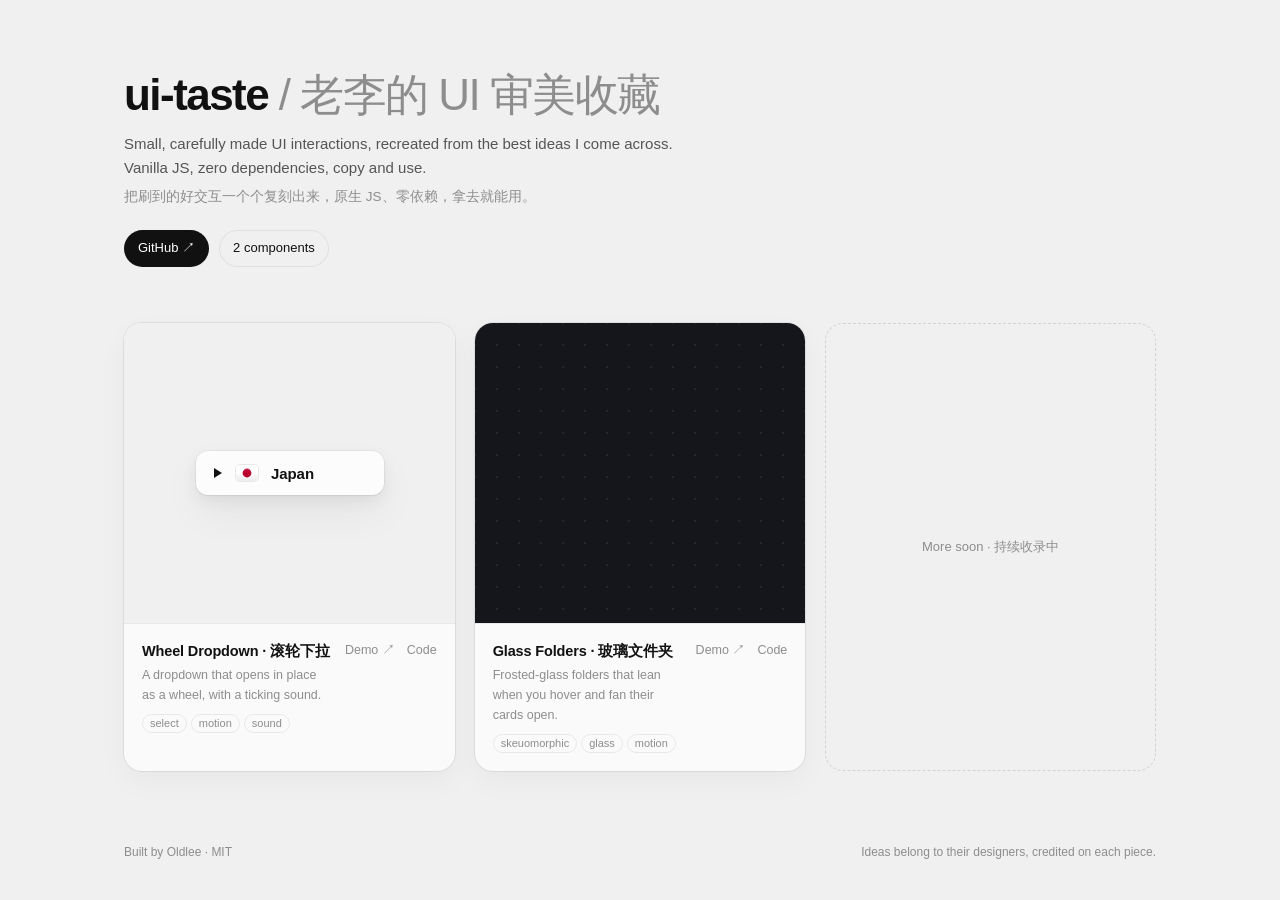
<file: index.html>
<!doctype html>
<html lang="zh-CN">
<head>
<meta charset="utf-8">
<meta name="viewport" content="width=device-width,initial-scale=1">
<title>ui-taste · 老李的 UI 审美收藏</title>
<meta name="description" content="Small, carefully made UI interactions, recreated from the best ideas I come across. Vanilla JS, zero dependencies.">
<style>
  :root{--bg:#f0f0f0;--card:#fafafa;--ink:#111;--mute:#8d8d8d;--line:rgba(0,0,0,.07)}
  *{box-sizing:border-box}
  html,body{margin:0}
  body{background:var(--bg);color:var(--ink);font:400 14px/1.6 "Inter",-apple-system,BlinkMacSystemFont,"PingFang SC",sans-serif;-webkit-font-smoothing:antialiased}
  .wrap{max-width:1080px;margin:0 auto;padding:72px 24px 48px}
  h1{font-size:44px;line-height:1.05;letter-spacing:-.035em;font-weight:650;margin:0 0 14px}
  h1 em{font-style:normal;color:var(--mute);font-weight:400}
  .lead{max-width:560px;color:#555;font-size:15px;margin:0}
  .lead span{display:block;color:var(--mute);font-size:13.5px;margin-top:6px}
  .top{display:flex;gap:10px;margin-top:22px}
  .btn{display:inline-flex;align-items:center;gap:6px;padding:8px 14px;border-radius:999px;background:var(--ink);color:#fff;text-decoration:none;font-size:13px}
  .btn.ghost{background:transparent;color:var(--ink);box-shadow:inset 0 0 0 1px var(--line)}
  .grid{display:grid;grid-template-columns:repeat(auto-fill,minmax(320px,1fr));gap:20px;margin-top:56px}
  .tile{background:var(--card);border-radius:18px;overflow:hidden;box-shadow:0 0 0 1px var(--line),0 10px 30px rgba(0,0,0,.04);display:flex;flex-direction:column}
  .preview{position:relative;height:300px;background:#f0f0f0}
  .preview iframe{position:absolute;inset:0;width:100%;height:100%;border:0}
  .meta{display:flex;justify-content:space-between;align-items:flex-start;gap:12px;padding:16px 18px 18px;border-top:1px solid var(--line)}
  .meta h3{margin:0;font-size:14.5px;font-weight:600;letter-spacing:-.01em}
  .meta p{margin:2px 0 0;color:var(--mute);font-size:12.5px}
  .meta .links{display:flex;gap:12px;white-space:nowrap;font-size:12.5px}
  .meta a{color:var(--mute);text-decoration:none}.meta a:hover{color:var(--ink)}
  .tag{display:inline-block;font-size:11px;color:var(--mute);border:1px solid var(--line);border-radius:999px;padding:0 7px;margin-right:4px}
  .soon{display:flex;align-items:center;justify-content:center;color:var(--mute);border:1px dashed rgba(0,0,0,.12);border-radius:18px;min-height:200px;font-size:13px;text-align:center;padding:24px}
  footer{max-width:1080px;margin:0 auto;padding:24px;color:var(--mute);font-size:12px;display:flex;justify-content:space-between}
  footer a{color:inherit}
</style>
</head>
<body>
<div class="wrap">
  <h1>ui-taste <em>/ 老李的 UI 审美收藏</em></h1>
  <p class="lead">Small, carefully made UI interactions, recreated from the best ideas I come across. Vanilla JS, zero dependencies, copy and use.
    <span>把刷到的好交互一个个复刻出来，原生 JS、零依赖，拿去就能用。</span></p>
  <div class="top">
    <a class="btn" href="https://github.com/Oldleeo/ui-taste" target="_blank" rel="noopener">GitHub ↗</a>
    <a class="btn ghost" href="#list" id="count">Components</a>
  </div>
  <div class="grid" id="list"></div>
</div>
<footer><span>Built by Oldlee · MIT</span><span>Ideas belong to their designers, credited on each piece.</span></footer>
<script>
  // Add new components here.
  const COMPONENTS = [
    { slug:'wheel-dropdown', name:'Wheel Dropdown', zh:'滚轮下拉',
      desc:'A dropdown that opens in place as a wheel, with a ticking sound.', tags:['select','motion','sound'],
      credit:{ name:'@omer_assa', url:'https://ohwow.design' } },
    { slug:'glass-folders', name:'Glass Folders', zh:'玻璃文件夹',
      desc:'Frosted-glass folders that lean when you hover and fan their cards open.', tags:['skeuomorphic','glass','motion'],
      credit:{ name:'VG Studio', url:'https://www.xiaohongshu.com' } },
  ];
  const list = document.getElementById('list');
  document.getElementById('count').textContent = COMPONENTS.length + (COMPONENTS.length>1?' components':' component');
  COMPONENTS.forEach(c=>{
    const t = document.createElement('article'); t.className='tile';
    t.innerHTML = `<div class="preview"><iframe loading="lazy" title="${c.name}" src="components/${c.slug}/index.html?embed=1"></iframe></div>
      <div class="meta"><div><h3>${c.name} · ${c.zh}</h3><p>${c.desc}</p>
      <p style="margin-top:8px">${c.tags.map(x=>`<span class="tag">${x}</span>`).join('')}</p></div>
      <div class="links"><a href="components/${c.slug}/index.html">Demo ↗</a><a href="https://github.com/Oldleeo/ui-taste/tree/main/components/${c.slug}" target="_blank" rel="noopener">Code</a></div></div>`;
    list.appendChild(t);
  });
  const s = document.createElement('div'); s.className='soon'; s.textContent='More soon · 持续收录中'; list.appendChild(s);
</script>
</body>
</html>
</file>
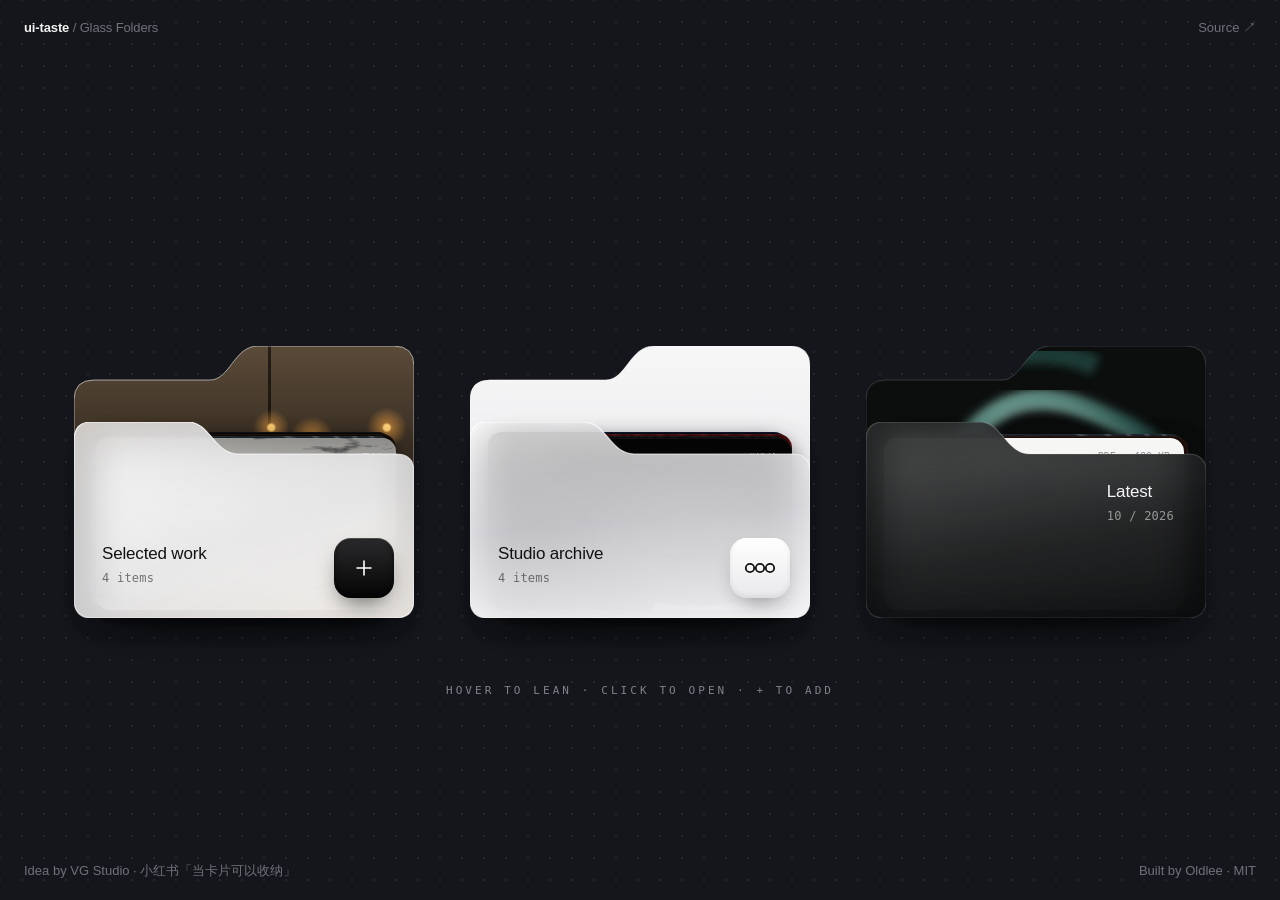
<file: components/glass-folders/index.html>
<!doctype html>
<html lang="zh-CN">
<head>
<meta charset="utf-8">
<meta name="viewport" content="width=device-width,initial-scale=1">
<title>Glass Folders · ui-taste</title>
<meta name="description" content="Frosted-glass folders that hold cards. 当卡片可以收纳。">
<link rel="stylesheet" href="glass-folders.css">
<style>
  :root{--bg:#14161b;--ink:#f2f2f2;--mute:#6f727a}
  *{box-sizing:border-box}
  html,body{height:100%;margin:0}
  body{background-color:var(--bg);color:var(--ink);font:400 13px/1.6 "Inter",-apple-system,BlinkMacSystemFont,"PingFang SC",sans-serif;
    background-image:radial-gradient(rgba(255,255,255,.07) 1px,transparent 1.2px);background-size:22px 22px;background-position:11px 11px;
    display:grid;grid-template-rows:auto 1fr auto;overflow:hidden;-webkit-font-smoothing:antialiased}
  header,footer{display:flex;justify-content:space-between;align-items:center;padding:18px 24px;color:var(--mute);position:relative;z-index:5}
  header a,footer a{color:inherit;text-decoration:none}
  header a:hover,footer a:hover{color:var(--ink)}
  .brand{font-weight:600;color:var(--ink);letter-spacing:-.01em}
  .brand span{color:var(--mute);font-weight:400}
  main{display:flex;flex-direction:column;align-items:center;justify-content:center;gap:58px;padding-top:150px}
  .fit{transform-origin:50% 100%}
  .hint{font:11px/1 ui-monospace,"SF Mono",Menlo,Consolas,monospace;letter-spacing:.28em;color:#80838b;text-transform:uppercase;display:flex;gap:14px;align-items:center;min-height:28px}
  .hint button{all:unset;cursor:pointer;letter-spacing:.12em;padding:6px 12px;border-radius:999px;border:1px solid rgba(255,255,255,.14);color:#ddd;display:none}
  .hint button.on{display:inline-block}
  body.embed header,body.embed footer{display:none}
  body.embed{grid-template-rows:1fr}
  body.embed main{padding-top:170px}
</style>
</head>
<body>
<script>if(/[?&]embed=1/.test(location.search))document.body.classList.add('embed')</script>
<header>
  <a class="brand" href="../../index.html">ui-taste <span>/ Glass Folders</span></a>
  <a href="https://github.com/Oldleeo/ui-taste/tree/main/components/glass-folders" target="_blank" rel="noopener">Source ↗</a>
</header>
<main>
  <div class="fit" id="fit"><div id="folders"></div></div>
  <div class="hint"><span id="hintText">Hover to lean · Click to open · + to add</span><button id="restore" type="button">Restore</button></div>
</main>
<footer>
  <span>Idea by VG Studio · 小红书「当卡片可以收纳」</span>
  <span>Built by Oldlee · MIT</span>
</footer>
<script src="glass-folders.js"></script>
<script>
  // Procedural artwork, no image files.
  const svg = s => `url("data:image/svg+xml,${encodeURIComponent(s)}") center/cover`;
  const marble = svg(`<svg xmlns='http://www.w3.org/2000/svg' width='600' height='344'><filter id='n'><feTurbulence type='turbulence' baseFrequency='.006 .022' numOctaves='5' seed='11'/><feColorMatrix values='0 0 0 0 .08  0 0 0 0 .08  0 0 0 0 .08  -3.2 -3.2 0 0 1.25'/></filter><linearGradient id='g' x1='0' y1='0' x2='1' y2='1'><stop offset='0' stop-color='#f1f0ec'/><stop offset='1' stop-color='#b9b8b4'/></linearGradient><rect width='100%' height='100%' fill='url(#g)'/><rect width='100%' height='100%' filter='url(#n)'/></svg>`);
  const silk = svg(`<svg xmlns='http://www.w3.org/2000/svg' width='680' height='544'><defs><linearGradient id='g' x1='0' y1='0' x2='1' y2='1'><stop offset='0' stop-color='#7fb3a6'/><stop offset='.5' stop-color='#2c5a52'/><stop offset='1' stop-color='#0b1110'/></linearGradient><filter id='b'><feGaussianBlur stdDeviation='9'/></filter></defs><rect width='100%' height='100%' fill='#0c0e0e'/><path d='M180 210 C 300 40, 430 120, 520 160 S 650 300, 700 270' stroke='url(#g)' stroke-width='38' fill='none' filter='url(#b)' opacity='.9'/><path d='M200 205 C 310 70, 430 130, 515 170 S 640 290, 700 262' stroke='#d8fff4' stroke-width='5' fill='none' opacity='.55' filter='url(#b)'/><path d='M120 60 C 260 10, 380 0, 460 40' stroke='#1f3a35' stroke-width='40' fill='none' filter='url(#b)'/></svg>`);
  const room = 'radial-gradient(circle at 70% 34%,#ffd27a 0 3px,rgba(255,170,70,.55) 5px,transparent 22px),radial-gradient(circle at 92% 30%,#ffd27a 0 3px,rgba(255,170,70,.5) 5px,transparent 20px),radial-gradient(circle at 58% 30%,#ffcf73 0 3px,rgba(255,170,70,.45) 5px,transparent 18px),radial-gradient(circle at 92% 62%,#ffd27a 0 3px,rgba(255,170,70,.5) 5px,transparent 20px),linear-gradient(90deg,transparent 57%,rgba(0,0,0,.6) 57% 58%,transparent 58%),linear-gradient(0deg,transparent 40%,#2a2620 40% 41%,transparent 41%),linear-gradient(180deg,#5a4a38,#2a221a 55%,#14100c)';
  const white = 'linear-gradient(180deg,#f6f6f7,#e4e4e7)';

  const cards = {
    sculpture: 'radial-gradient(circle at 60% 58%,transparent 26px,#c9a35c 27px 30px,transparent 31px),radial-gradient(ellipse at 70% 70%,#3a3a3a,#0c0c0c 70%)',
    crema: 'radial-gradient(circle at 50% 120%,#f2d7a8 0 14%,#b67b3e 30%,#5a3418 52%,#1b0f08 75%)',
    aggregate: marble,
    aurora: 'radial-gradient(ellipse at 30% 90%,rgba(120,255,200,.55),transparent 55%),radial-gradient(ellipse at 80% 70%,rgba(80,120,255,.6),transparent 55%),linear-gradient(180deg,#0b1430,#1a2f6b 60%,#0e2a3a)',
    kino: 'linear-gradient(180deg,rgba(0,0,0,.2),rgba(0,0,0,.55)),repeating-linear-gradient(90deg,#7c0f10 0 9px,#b3221b 13px,#5c0a0b 22px)',
    pressing: 'radial-gradient(circle at 72% 64%,#d9d9d9 0 5px,#111 6px 20px,transparent 21px),repeating-radial-gradient(circle at 72% 64%,#1b1b1b 0 2px,#0a0a0a 3px 4px),#050505',
    fluff: 'radial-gradient(circle at 63% 52%,#f6c94a 0 3px,transparent 4px),radial-gradient(circle at 75% 52%,#f6c94a 0 3px,transparent 4px),radial-gradient(ellipse at 68% 62%,#2b2b2b 0 22%,#151515 40%,transparent 41%),radial-gradient(ellipse at 70% 100%,#e9e9e9 0 16%,transparent 17%),#060606',
    aperture: 'repeating-radial-gradient(circle at 50% 70%,#2a3442 0 6px,#6f8296 8px,#1a2029 12px),#111',
    origin: 'radial-gradient(circle at 30% 70%,#ffb06b,transparent 30%),radial-gradient(circle at 70% 55%,#ff7a3a,transparent 28%),radial-gradient(circle at 55% 85%,#ffd59b,transparent 25%),#2a140b'
  };

  const ui = new GlassFolders(document.getElementById('folders'), {
    folders: [
      { title:'Selected work', theme:'frost', cover:room, action:'add', cards:[
        { title:'Sculpture', sub:'液态雕塑', bg:cards.sculpture },
        { title:'Crema', sub:'意式浓缩', bg:cards.crema },
        { title:'Atelier', sub:'工作室', bg:cards.aperture },
        { title:'Aggregate', sub:'骨料', bg:cards.aggregate } ] },
      { title:'Studio archive', theme:'light', cover:white, action:'menu', cards:[
        { title:'Aurora', sub:'极光冥想', bg:cards.aurora },
        { title:'Kino', sub:'修复影院', bg:cards.kino },
        { title:'Pressing', sub:'独立唱片', bg:cards.pressing },
        { title:'Fluff', sub:'猫洗护', bg:cards.fluff } ] },
      { title:'Latest', meta:'10 / 2026', theme:'dark', cover:silk, align:'right', cards:[
        { title:'Aperture', sub:'镜头研究', bg:cards.aperture },
        { title:'Origin', sub:'原点', bg:cards.origin },
        { title:'Price list.pdf', sub:'PDF · 480 KB', doc:true } ] }
    ],
    onChange: (ev, i) => {
      const r = document.getElementById('restore');
      if (ev === 'trash') { r.classList.add('on'); r.onclick = () => { ui.restore(i); r.classList.remove('on'); }; }
    }
  });

  // Fit all three folders on one screen, never scroll.
  const fit = document.getElementById('fit');
  function resize(){
    const need = 3*340 + 2*56 + 48, avail = innerWidth;
    const hNeed = 272 + 300, hAvail = innerHeight - (document.body.classList.contains('embed') ? 40 : 130);
    let s = Math.min(1, avail/need, hAvail/hNeed);
    if (innerWidth < 760) { document.getElementById('folders').style.flexDirection='column'; document.getElementById('folders').style.gap='150px'; s = Math.min(1,(innerWidth-24)/360,(innerHeight-120)/(3*272+300+150)); }
    else { document.getElementById('folders').style.flexDirection=''; document.getElementById('folders').style.gap=''; }
    fit.style.transform = `scale(${s})`;
  }
  addEventListener('resize', resize); resize();
</script>
</body>
</html>
</file>
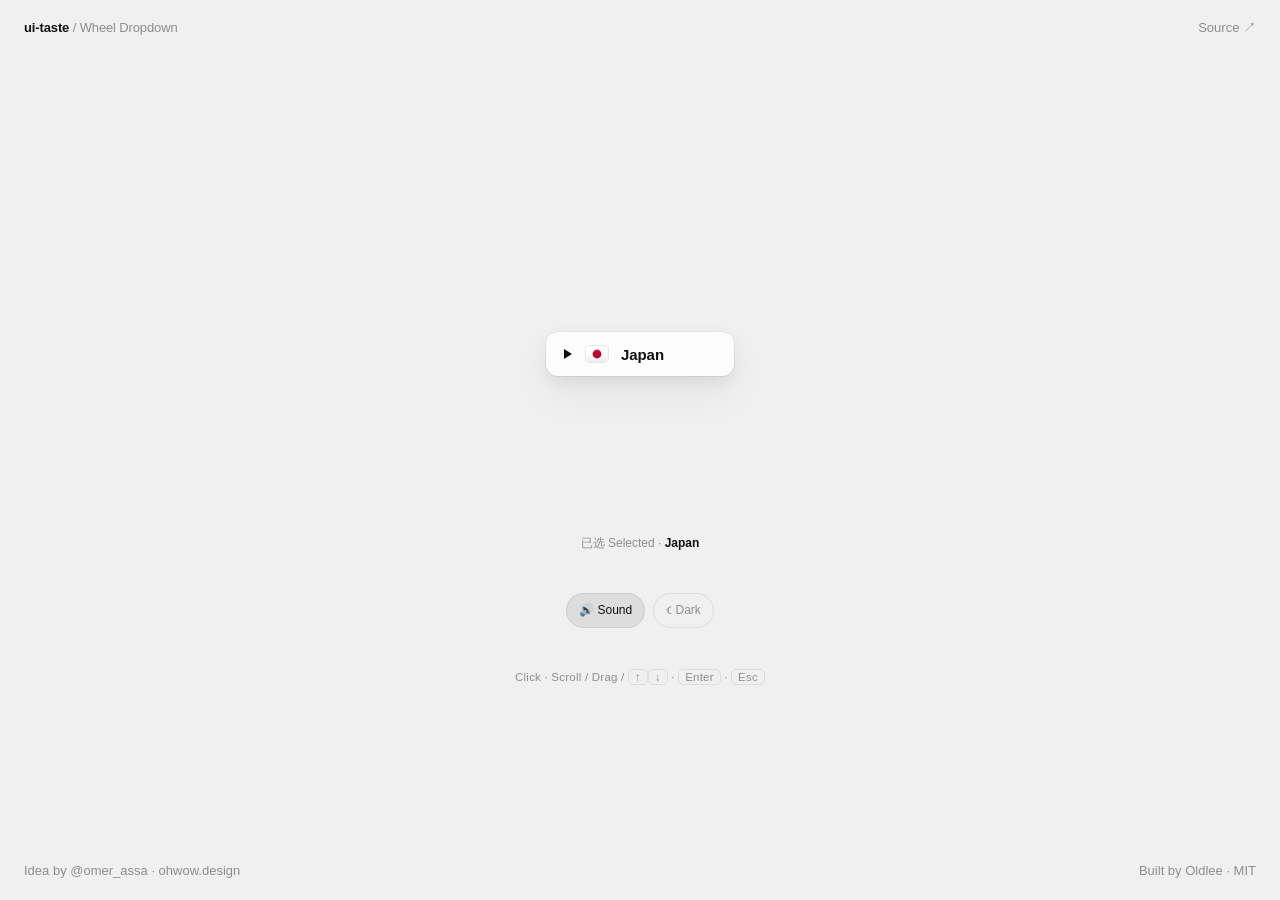
<file: components/wheel-dropdown/index.html>
<!doctype html>
<html lang="zh-CN">
<head>
<meta charset="utf-8">
<meta name="viewport" content="width=device-width,initial-scale=1">
<title>Wheel Dropdown · ui-taste</title>
<meta name="description" content="A dropdown that opens in place as a wheel. 下拉不一定要往下拉。">
<link rel="stylesheet" href="wheel-dropdown.css">
<style>
  :root{--bg:#f0f0f0;--ink:#111;--mute:#8d8d8d;--line:rgba(0,0,0,.08)}
  body.dark{--bg:#0f0f10;--ink:#f2f2f2;--mute:#77777c;--line:rgba(255,255,255,.08)}
  *{box-sizing:border-box}
  html,body{height:100%;margin:0}
  body{background:var(--bg);color:var(--ink);font:400 13px/1.6 "Inter",-apple-system,BlinkMacSystemFont,"PingFang SC",sans-serif;
    display:grid;grid-template-rows:auto 1fr auto;transition:background .3s,color .3s;-webkit-font-smoothing:antialiased}
  header,footer{display:flex;justify-content:space-between;align-items:center;padding:18px 24px;color:var(--mute)}
  header a,footer a{color:inherit;text-decoration:none}
  header a:hover,footer a:hover{color:var(--ink)}
  .brand{font-weight:600;color:var(--ink);letter-spacing:-.01em}
  .brand span{color:var(--mute);font-weight:400}
  main{display:flex;flex-direction:column;align-items:center;justify-content:center;gap:40px}
  .stage{height:280px;display:flex;align-items:center;justify-content:center}
  .bar{display:flex;gap:8px;align-items:center}
  .chip{all:unset;cursor:pointer;padding:7px 12px;border-radius:999px;border:1px solid var(--line);color:var(--mute);font-size:12px;transition:.2s}
  .chip:hover{color:var(--ink)}
  .chip[aria-pressed="true"]{color:var(--ink);background:var(--line)}
  .value{font-variant-numeric:tabular-nums;color:var(--mute);font-size:12px;min-width:120px;text-align:center}
  .value b{color:var(--ink);font-weight:600}
  .keys{color:var(--mute);font-size:11.5px;letter-spacing:.02em}
  body.embed header,body.embed footer,body.embed .bar,body.embed .keys,body.embed .value{display:none}
  body.embed{grid-template-rows:1fr}
  kbd{font:inherit;padding:1px 6px;border:1px solid var(--line);border-radius:5px}
</style>
</head>
<body>
<script>if(/[?&]embed=1/.test(location.search))document.body.classList.add('embed')</script>
<header>
  <a class="brand" href="../../index.html">ui-taste <span>/ Wheel Dropdown</span></a>
  <a href="https://github.com/Oldleeo/ui-taste/tree/main/components/wheel-dropdown" target="_blank" rel="noopener">Source ↗</a>
</header>
<main>
  <div class="stage"><div id="country" aria-label="Country"></div></div>
  <div class="value">已选 Selected · <b id="val">Japan</b></div>
  <div class="bar">
    <button class="chip" id="snd" aria-pressed="true">🔊 Sound</button>
    <button class="chip" id="theme" aria-pressed="false">☾ Dark</button>
  </div>
  <div class="keys">Click · Scroll / Drag / <kbd>↑</kbd><kbd>↓</kbd> · <kbd>Enter</kbd> · <kbd>Esc</kbd></div>
</main>
<footer>
  <span>Idea by <a href="https://ohwow.design" target="_blank" rel="noopener">@omer_assa · ohwow.design</a></span>
  <span>Built by Oldlee · MIT</span>
</footer>
<script src="flags.js"></script>
<script src="wheel-dropdown.js"></script>
<script>
  const host = document.getElementById('country');
  const dd = new WheelDropdown(host, {
    items: Object.keys(FLAGS).map(n => ({ value: n, label: n, icon: FLAGS[n] })),
    value: 'Japan',
    onChange: it => document.getElementById('val').textContent = it.label
  });
  const snd = document.getElementById('snd');
  snd.onclick = () => { const on = snd.getAttribute('aria-pressed') !== 'true'; snd.setAttribute('aria-pressed', on); snd.textContent = on ? '🔊 Sound' : '🔇 Sound'; dd.setSound(on); };
  const th = document.getElementById('theme');
  th.onclick = () => { const on = th.getAttribute('aria-pressed') !== 'true'; th.setAttribute('aria-pressed', on);
    document.body.classList.toggle('dark', on); host.dataset.theme = on ? 'dark' : 'light'; dd._ink = null; dd._dirty = true; };
</script>
</body>
</html>
</file>
<file: components/glass-folders/glass-folders.css>
/*!
 * GlassFolders — frosted-glass folders that hold cards.
 * Part of ui-taste (https://github.com/Oldleeo/ui-taste) · MIT
 * Interaction idea by VG Studio (Xiaohongshu). Implementation by Oldlee.
 */
.gf{
  --gf-w:340px; --gf-h:272px; --gf-gap:56px;
  --gf-ease:cubic-bezier(.2,.8,.2,1);
  --gf-spring:cubic-bezier(.34,1.56,.64,1);
  display:flex; gap:var(--gf-gap); align-items:flex-end; justify-content:center;
  font-family:"Inter",-apple-system,BlinkMacSystemFont,"SF Pro Text","PingFang SC","Noto Sans SC",sans-serif;
  -webkit-font-smoothing:antialiased; user-select:none;
}
.gf-folder{position:relative; width:var(--gf-w); height:var(--gf-h); perspective:900px; perspective-origin:50% 0%;
  cursor:pointer; outline:none; transition:opacity .5s var(--gf-ease), transform .5s var(--gf-ease), filter .5s}
.gf-folder:focus-visible .gf-front-line{stroke:#ffb35c; stroke-opacity:1}
.gf-folder.is-trashed{opacity:0; transform:translateY(40px) scale(.86); filter:blur(8px); pointer-events:none}

/* back panel */
.gf-back{position:absolute; inset:0; border-radius:18px; overflow:hidden;
  clip-path:path("M0,54 Q0,34 20,34 L136,34 C156,34 160,0 184,0 L320,0 Q340,0 340,20 L340,252 Q340,272 320,272 L20,272 Q0,272 0,252 Z");
  box-shadow:0 30px 60px -20px rgba(0,0,0,.6)}
.gf-back-line{position:absolute; inset:0; pointer-events:none; z-index:1}
.gf-shadow{position:absolute; left:6%; right:6%; bottom:-6px; height:40px; border-radius:50%;
  background:rgba(0,0,0,.55); filter:blur(18px); z-index:-1; transition:transform .5s var(--gf-ease), opacity .5s}

/* cards */
.gf-cards{position:absolute; inset:0; z-index:2; pointer-events:none}
.gf-card{position:absolute; left:20px; top:44px; width:300px; height:172px; border-radius:14px; overflow:hidden;
  background:#111; color:#fff; box-shadow:0 10px 30px -8px rgba(0,0,0,.55), inset 0 0 0 1px rgba(255,255,255,.08);
  transform-origin:50% 100%;
  transition:transform .62s var(--gf-spring), opacity .4s; will-change:transform}
.gf-card::after{content:""; position:absolute; inset:0; background:linear-gradient(180deg,rgba(0,0,0,.35),rgba(0,0,0,0) 38%)}
.gf-card-t{position:absolute; left:14px; top:11px; z-index:1; font-weight:700; font-size:13px; letter-spacing:.02em; text-transform:uppercase}
.gf-card-s{position:absolute; right:14px; top:12px; z-index:1; font-size:11px; opacity:.72}
.gf-card.is-doc{background:#f6f6f4; color:#111}
.gf-card.is-doc::after{display:none}
.gf-card.is-doc .gf-card-t{text-transform:none; letter-spacing:0; font-size:12.5px}
.gf-card.is-doc .gf-card-s{font:10px/1 ui-monospace,"SF Mono",Menlo,monospace; opacity:.45; top:14px}
.gf-doc-lines{position:absolute; left:14px; right:14px; top:42px; display:grid; gap:9px}
.gf-doc-lines i{display:block; height:6px; border-radius:3px; background:rgba(0,0,0,.08)}
.gf-doc-lines i:nth-child(1){width:62%; background:rgba(0,0,0,.14)}
.gf-doc-lines i:nth-child(3){width:84%}
.gf-doc-lines i:nth-child(4){width:48%}

/* front glass pocket, hinged at the bottom */
.gf-front{position:absolute; left:0; right:0; bottom:0; height:196px; z-index:3;
  transform-origin:50% 100%; transform-style:preserve-3d;
  transform:rotateX(var(--rx,0deg)) rotateY(var(--ry,0deg));
  transition:transform .6s var(--gf-spring)}
.gf-glass{position:absolute; inset:0;
  clip-path:path("M0,18 Q0,0 18,0 L114,0 C136,0 140,32 164,32 L322,32 Q340,32 340,50 L340,178 Q340,196 322,196 L18,196 Q0,196 0,178 Z");
  -webkit-backdrop-filter:blur(16px) saturate(1.3); backdrop-filter:blur(16px) saturate(1.3)}
.gf-front-line{position:absolute; inset:0; pointer-events:none}
.gf-label{position:absolute; left:28px; bottom:34px; z-index:2}
.gf-title{font-size:17px; font-weight:500; letter-spacing:-.01em; outline:none; white-space:nowrap}
.gf-title[contenteditable="true"]{box-shadow:0 1px 0 currentColor; cursor:text}
.gf-meta{margin-top:5px; font:12px/1 ui-monospace,"SF Mono",Menlo,Consolas,monospace; opacity:.55; letter-spacing:.02em}
.gf-folder[data-align="right"] .gf-label{left:auto; right:32px; bottom:auto; top:56px}
.gf-btn{position:absolute; right:20px; bottom:20px; z-index:2; width:60px; height:60px; border-radius:17px; border:0; padding:0;
  display:grid; place-items:center; cursor:pointer; transition:transform .25s var(--gf-spring), box-shadow .25s}
.gf-btn:hover{transform:translateY(-1px)}
.gf-btn:active{transform:scale(.92)}
.gf-btn svg{display:block}

/* themes */
.gf-folder[data-theme="frost"] .gf-glass{background:linear-gradient(160deg,rgba(255,255,255,.74),rgba(236,236,238,.84) 55%,rgba(250,246,240,.9))}
.gf-folder[data-theme="frost"] .gf-front{color:#121212}
.gf-folder[data-theme="light"] .gf-glass{background:linear-gradient(175deg,rgba(252,252,252,.72),rgba(226,226,230,.86) 50%,rgba(246,246,248,.95))}
.gf-folder[data-theme="light"] .gf-front{color:#121212}
.gf-folder[data-theme="dark"] .gf-glass{background:linear-gradient(170deg,rgba(44,46,46,.8),rgba(18,19,20,.93) 60%,rgba(10,11,12,.97))}
.gf-folder[data-theme="dark"] .gf-front{color:#f4f4f4}
.gf-btn.is-dark{background:linear-gradient(180deg,#2a2a2c,#050505); color:#fff;
  box-shadow:0 12px 24px -8px rgba(0,0,0,.6), inset 0 1px 0 rgba(255,255,255,.18), inset 0 -2px 6px rgba(0,0,0,.6)}
.gf-btn.is-light{background:linear-gradient(180deg,#fff,#e9e9ec); color:#111;
  box-shadow:0 10px 22px -10px rgba(0,0,0,.45), inset 0 1px 0 #fff, inset 0 -2px 5px rgba(0,0,0,.08)}

/* states */
.gf-folder.is-hover .gf-front{--rx:-11deg}
.gf-folder.is-open  .gf-front{--rx:-17deg}
.gf-folder.is-sink  .gf-front{animation:gf-sink .55s var(--gf-ease)}
@keyframes gf-sink{0%{translate:0 0} 35%{translate:0 7px} 70%{translate:0 -2px} 100%{translate:0 0}}
.gf-folder.is-open .gf-shadow{transform:scale(1.04); opacity:.9}

/* context menu */
.gf-menu{position:absolute; z-index:20; right:22px; bottom:90px; min-width:176px; padding:6px; border-radius:16px;
  background:rgba(246,246,248,.82); -webkit-backdrop-filter:blur(20px) saturate(1.6); backdrop-filter:blur(20px) saturate(1.6);
  box-shadow:0 24px 50px -12px rgba(0,0,0,.55), inset 0 0 0 1px rgba(255,255,255,.6);
  transform-origin:100% 100%; transform:scale(.6) translateY(10px); opacity:0; pointer-events:none;
  transition:transform .32s var(--gf-spring), opacity .18s}
.gf-menu.is-on{transform:none; opacity:1; pointer-events:auto}
.gf-menu button{all:unset; display:block; box-sizing:border-box; width:100%; padding:9px 14px; border-radius:10px;
  font-size:14px; color:#1a1a1a; cursor:pointer}
.gf-menu button:hover,.gf-menu button:focus-visible{background:rgba(0,0,0,.07)}
.gf-menu button.is-danger{color:#d4472f}

@media (prefers-reduced-motion:reduce){
  .gf-card,.gf-front,.gf-menu{transition-duration:.01s}
}
</file>
<file: components/wheel-dropdown/wheel-dropdown.css>
/* WheelDropdown — a dropdown that opens in place as a wheel.
   Part of ui-taste · MIT */
.wdd{
  --wdd-card:#fcfcfc; --wdd-ink:#111; --wdd-mute:#8d8d8d; --wdd-hl:#efefef;
  --wdd-font:500 15px/1 "Inter",-apple-system,BlinkMacSystemFont,"SF Pro Text","PingFang SC","Helvetica Neue",Arial,sans-serif;
  position:relative; display:inline-block; width:var(--wdd-closed-w,188px); height:44px;
  font:var(--wdd-font); color:var(--wdd-ink); -webkit-font-smoothing:antialiased; user-select:none;
}
.wdd-card{position:absolute;left:50%;top:50%;background:var(--wdd-card);outline:none;overflow:hidden;cursor:pointer;z-index:10;
  box-shadow:0 0 0 1px rgba(0,0,0,.04),0 1px 2px rgba(0,0,0,.04),0 6px 16px rgba(0,0,0,.06),0 18px 40px rgba(0,0,0,.05)}
.wdd-card.is-open{cursor:default}
.wdd-card:focus-visible{box-shadow:0 0 0 1px rgba(0,0,0,.14),0 6px 16px rgba(0,0,0,.06),0 18px 40px rgba(0,0,0,.05)}
.wdd-caret{position:absolute;top:50%;width:0;height:0;margin-top:-5px;z-index:3;
  border-left:8px solid var(--wdd-ink);border-top:5px solid transparent;border-bottom:5px solid transparent}
.wdd-hl{position:absolute;top:50%;right:12px;height:44px;margin-top:-22px;border-radius:10px;background:var(--wdd-hl)}
.wdd-wheel{position:absolute;inset:0}
.wdd-item{position:absolute;left:0;top:50%;height:44px;margin-top:-22px;display:flex;align-items:center;gap:13px;white-space:nowrap;
  will-change:transform,opacity,filter;cursor:pointer}
.wdd-label{color:var(--wdd-mute);font-weight:500;letter-spacing:-.005em}
.wdd-item.is-center .wdd-label{color:var(--wdd-ink);font-weight:600}
.wdd-icon{position:relative;width:22px;height:16px;border-radius:4px;flex:none;overflow:hidden;box-shadow:0 0 0 1px rgba(0,0,0,.08)}
.wdd-icon svg,.wdd-icon img{display:block;width:100%;height:100%;object-fit:cover}
.wdd-icon::after{content:"";position:absolute;inset:0;border-radius:inherit;
  background:linear-gradient(180deg,rgba(255,255,255,.28),rgba(255,255,255,0) 45%,rgba(0,0,0,.08));box-shadow:inset 0 0 0 .5px rgba(255,255,255,.35)}
.wdd-ticks{position:absolute;left:0;top:0;pointer-events:none}
@media (prefers-color-scheme:dark){
  .wdd[data-theme="auto"]{--wdd-card:#1c1c1e;--wdd-ink:#f2f2f2;--wdd-mute:#8a8a8e;--wdd-hl:#2c2c2e}
}
.wdd[data-theme="dark"]{--wdd-card:#1c1c1e;--wdd-ink:#f2f2f2;--wdd-mute:#8a8a8e;--wdd-hl:#2c2c2e}
</file>
